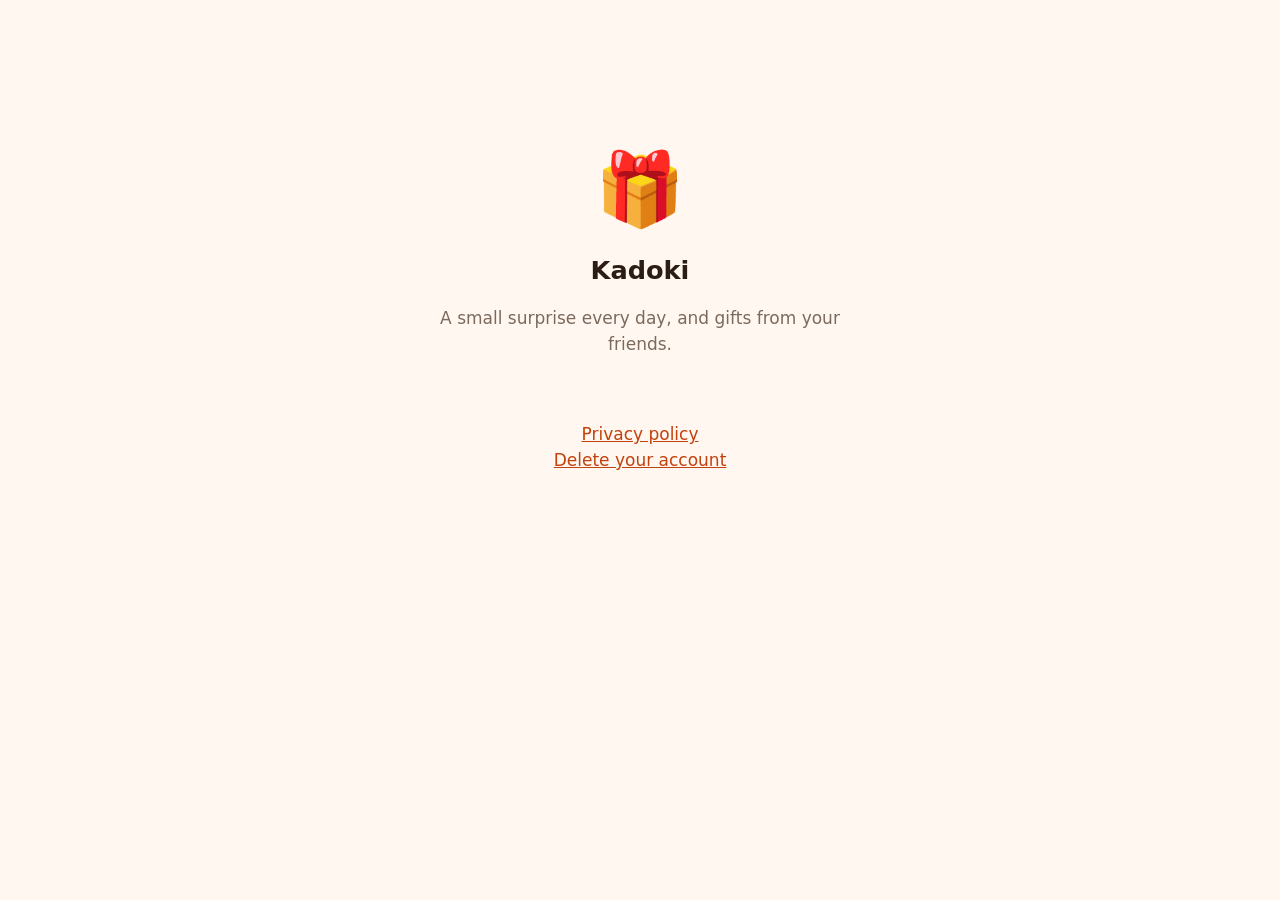
<file: index.html>
<!doctype html>
<html lang="en">
<head>
<meta charset="utf-8">
<meta name="viewport" content="width=device-width, initial-scale=1">
<title>Kadoki</title>
<link rel="stylesheet" href="style.css">
</head>
<body>
<main>
  <div class="box">🎁</div>
  <h1>Kadoki</h1>
  <p>A small surprise every day, and gifts from your friends.</p>
</main>
<footer><a class="link" href="privacy.html">Privacy policy</a><a class="link" href="delete-account.html">Delete your account</a></footer>
</body>
</html>
</file>
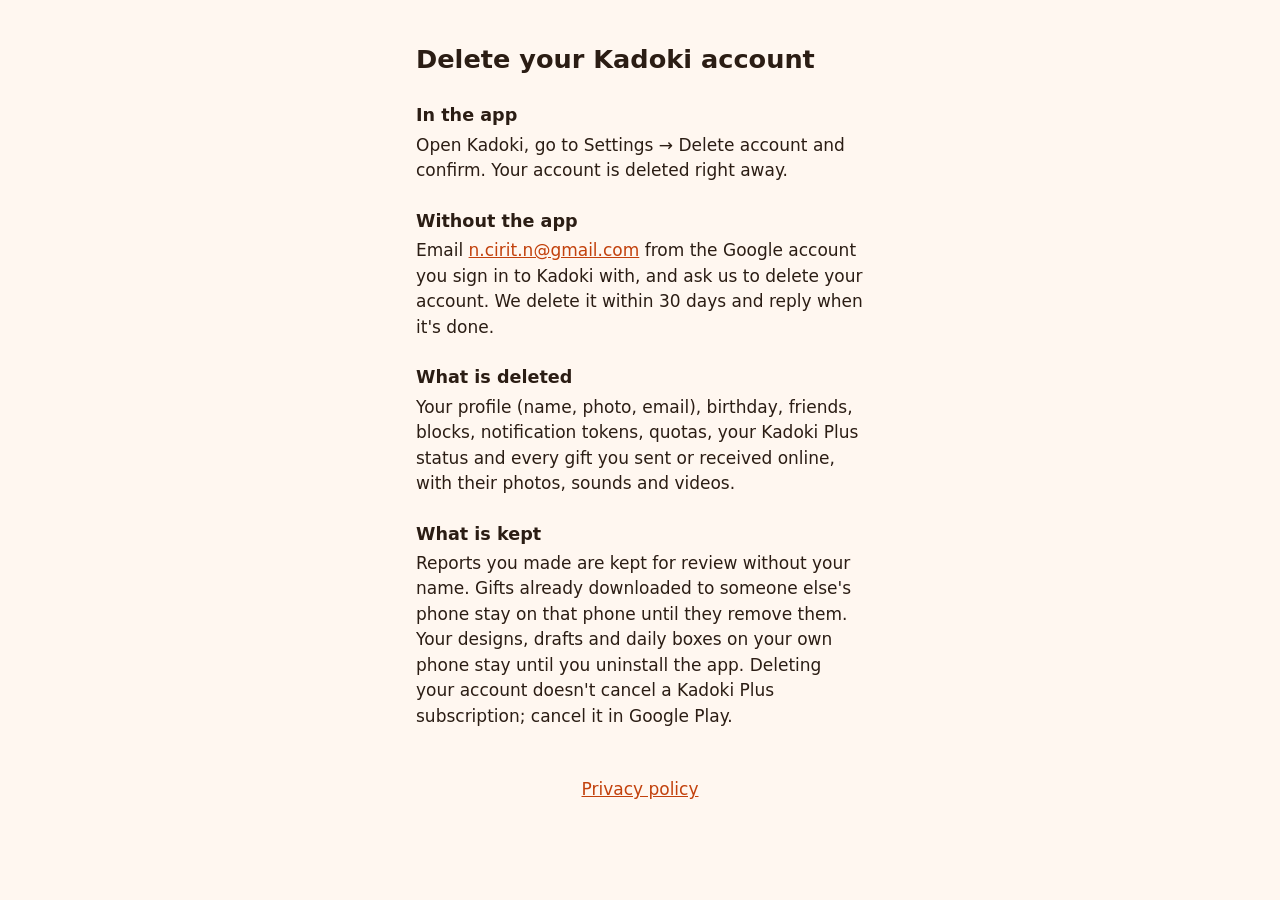
<file: delete-account.html>
<!doctype html>
<html lang="en">
<head>
<meta charset="utf-8">
<meta name="viewport" content="width=device-width, initial-scale=1">
<title>Delete your Kadoki account</title>
<link rel="stylesheet" href="style.css">
</head>
<body>
<main class="text">
  <h1>Delete your Kadoki account</h1>
  <h2>In the app</h2>
  <p>Open Kadoki, go to Settings → Delete account and confirm. Your account is deleted right away.</p>
  <h2>Without the app</h2>
  <p>Email <a class="inline" href="mailto:n.cirit.n@gmail.com?subject=Delete%20my%20Kadoki%20account">n.cirit.n@gmail.com</a> from the Google account you sign in to Kadoki with, and ask us to delete your account. We delete it within 30 days and reply when it's done.</p>
  <h2>What is deleted</h2>
  <p>Your profile (name, photo, email), birthday, friends, blocks, notification tokens, quotas, your Kadoki Plus status and every gift you sent or received online, with their photos, sounds and videos.</p>
  <h2>What is kept</h2>
  <p>Reports you made are kept for review without your name. Gifts already downloaded to someone else's phone stay on that phone until they remove them. Your designs, drafts and daily boxes on your own phone stay until you uninstall the app. Deleting your account doesn't cancel a Kadoki Plus subscription; cancel it in Google Play.</p>
</main>
<footer><a class="link" href="privacy.html">Privacy policy</a></footer>
</body>
</html>
</file>
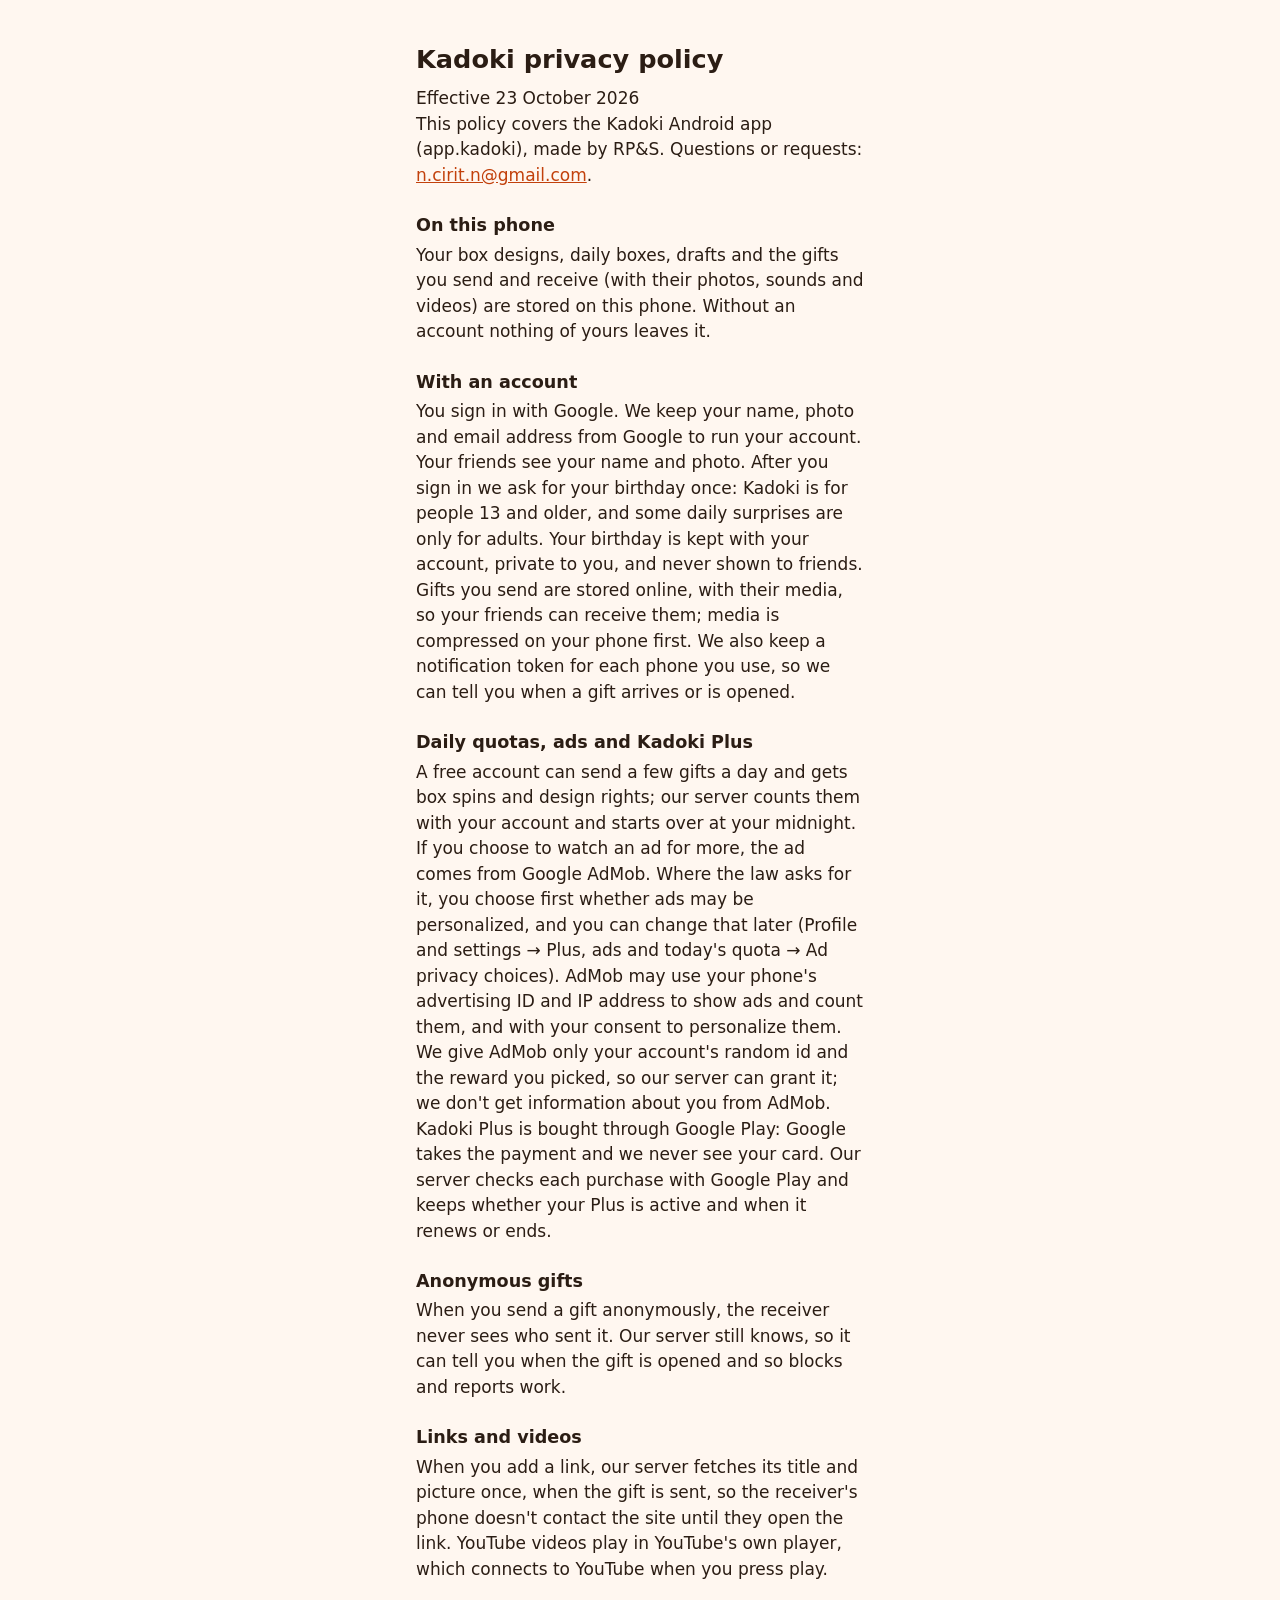
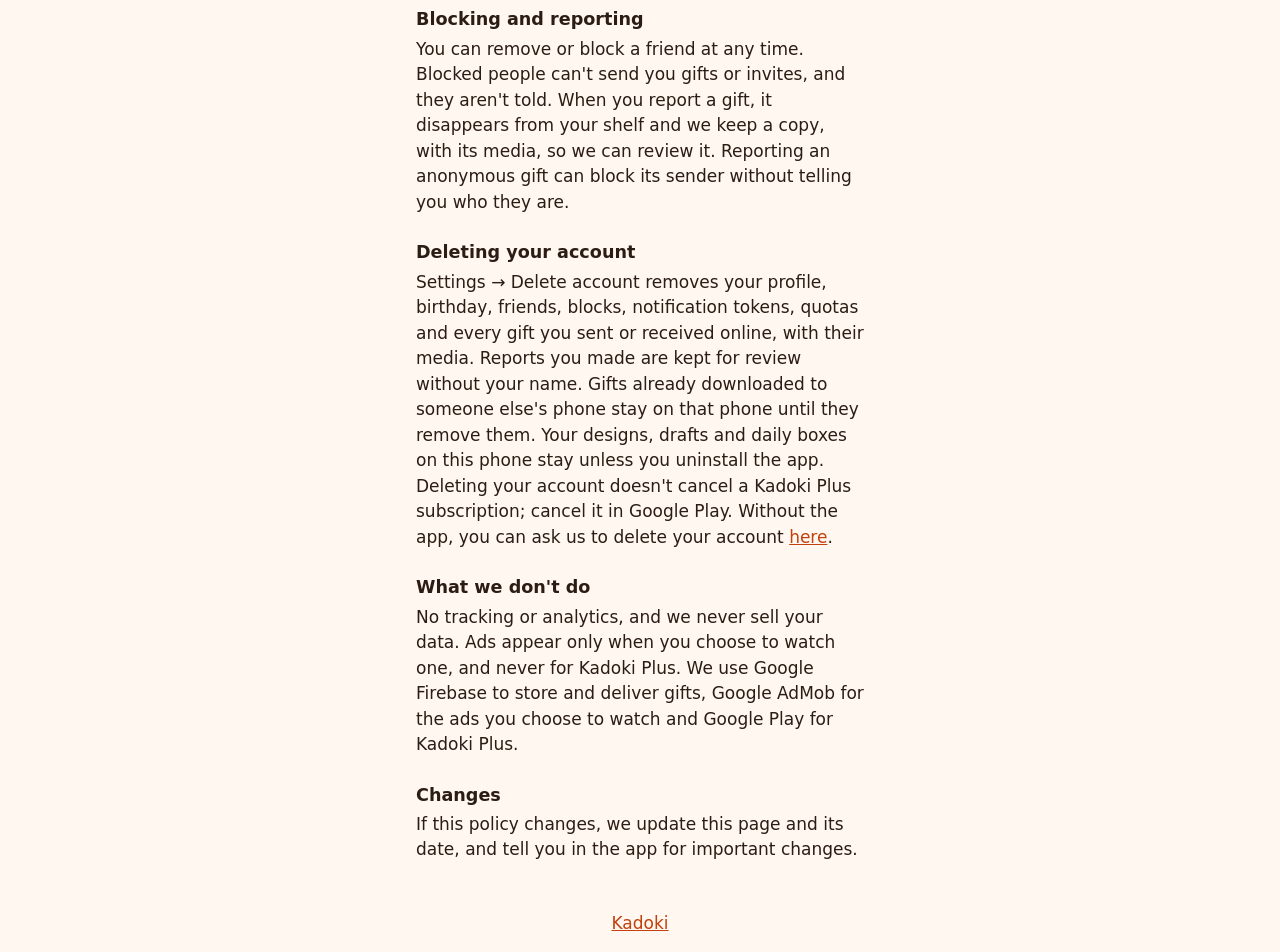
<file: privacy.html>
<!doctype html>
<html lang="en">
<head>
<meta charset="utf-8">
<meta name="viewport" content="width=device-width, initial-scale=1">
<title>Kadoki privacy</title>
<link rel="stylesheet" href="style.css">
</head>
<body>
<main class="text">
  <h1>Kadoki privacy policy</h1>
  <p class="note">Effective 23 October 2026</p>
  <p>This policy covers the Kadoki Android app (app.kadoki), made by RP&amp;S. Questions or requests: <a class="inline" href="mailto:n.cirit.n@gmail.com">n.cirit.n@gmail.com</a>.</p>
  <h2>On this phone</h2>
  <p>Your box designs, daily boxes, drafts and the gifts you send and receive (with their photos, sounds and videos) are stored on this phone. Without an account nothing of yours leaves it.</p>
  <h2>With an account</h2>
  <p>You sign in with Google. We keep your name, photo and email address from Google to run your account. Your friends see your name and photo. After you sign in we ask for your birthday once: Kadoki is for people 13 and older, and some daily surprises are only for adults. Your birthday is kept with your account, private to you, and never shown to friends. Gifts you send are stored online, with their media, so your friends can receive them; media is compressed on your phone first. We also keep a notification token for each phone you use, so we can tell you when a gift arrives or is opened.</p>
  <h2>Daily quotas, ads and Kadoki Plus</h2>
  <p>A free account can send a few gifts a day and gets box spins and design rights; our server counts them with your account and starts over at your midnight. If you choose to watch an ad for more, the ad comes from Google AdMob. Where the law asks for it, you choose first whether ads may be personalized, and you can change that later (Profile and settings → Plus, ads and today&#x27;s quota → Ad privacy choices). AdMob may use your phone&#x27;s advertising ID and IP address to show ads and count them, and with your consent to personalize them. We give AdMob only your account&#x27;s random id and the reward you picked, so our server can grant it; we don&#x27;t get information about you from AdMob. Kadoki Plus is bought through Google Play: Google takes the payment and we never see your card. Our server checks each purchase with Google Play and keeps whether your Plus is active and when it renews or ends.</p>
  <h2>Anonymous gifts</h2>
  <p>When you send a gift anonymously, the receiver never sees who sent it. Our server still knows, so it can tell you when the gift is opened and so blocks and reports work.</p>
  <h2>Links and videos</h2>
  <p>When you add a link, our server fetches its title and picture once, when the gift is sent, so the receiver&#x27;s phone doesn&#x27;t contact the site until they open the link. YouTube videos play in YouTube&#x27;s own player, which connects to YouTube when you press play.</p>
  <h2>Blocking and reporting</h2>
  <p>You can remove or block a friend at any time. Blocked people can&#x27;t send you gifts or invites, and they aren&#x27;t told. When you report a gift, it disappears from your shelf and we keep a copy, with its media, so we can review it. Reporting an anonymous gift can block its sender without telling you who they are.</p>
  <h2>Deleting your account</h2>
  <p>Settings → Delete account removes your profile, birthday, friends, blocks, notification tokens, quotas and every gift you sent or received online, with their media. Reports you made are kept for review without your name. Gifts already downloaded to someone else&#x27;s phone stay on that phone until they remove them. Your designs, drafts and daily boxes on this phone stay unless you uninstall the app. Deleting your account doesn&#x27;t cancel a Kadoki Plus subscription; cancel it in Google Play. Without the app, you can ask us to delete your account <a class="inline" href="delete-account.html">here</a>.</p>
  <h2>What we don&#x27;t do</h2>
  <p>No tracking or analytics, and we never sell your data. Ads appear only when you choose to watch one, and never for Kadoki Plus. We use Google Firebase to store and deliver gifts, Google AdMob for the ads you choose to watch and Google Play for Kadoki Plus.</p>
  <h2>Changes</h2>
  <p>If this policy changes, we update this page and its date, and tell you in the app for important changes.</p>
</main>
<footer><a class="link" href="index.html">Kadoki</a></footer>
</body>
</html>
</file>
<file: style.css>
:root { color-scheme: light dark; --bg: #fff7f0; --fg: #2b1d14; --accent: #c2410c; --muted: #7c6a5d; }
@media (prefers-color-scheme: dark) { :root { --bg: #1d1511; --fg: #f6ece4; --accent: #fb923c; --muted: #b8a597; } }
body { margin: 0; background: var(--bg); color: var(--fg); font: 17px/1.5 system-ui, sans-serif; }
main { max-width: 28rem; margin: 0 auto; padding: 15vh 16px 32px; text-align: center; }
.box { font-size: 72px; }
h1 { font-size: 1.6rem; margin: 0.5rem 0; }
p { color: var(--muted); }
.button { display: inline-block; margin: 1rem 0 0.5rem; padding: 0.8rem 1.6rem; border-radius: 999px; background: var(--accent); color: #fff; text-decoration: none; font-weight: 600; }
.link { display: block; color: var(--accent); }
.note { color: var(--accent); }
main.text { text-align: left; padding-top: 32px; }
main.text h2 { font-size: 1.1rem; margin: 1.5rem 0 0.25rem; }
main.text p { color: var(--fg); margin: 0; }
footer { text-align: center; padding: 16px; }
main.text a.inline { color: var(--accent); }
</file>
